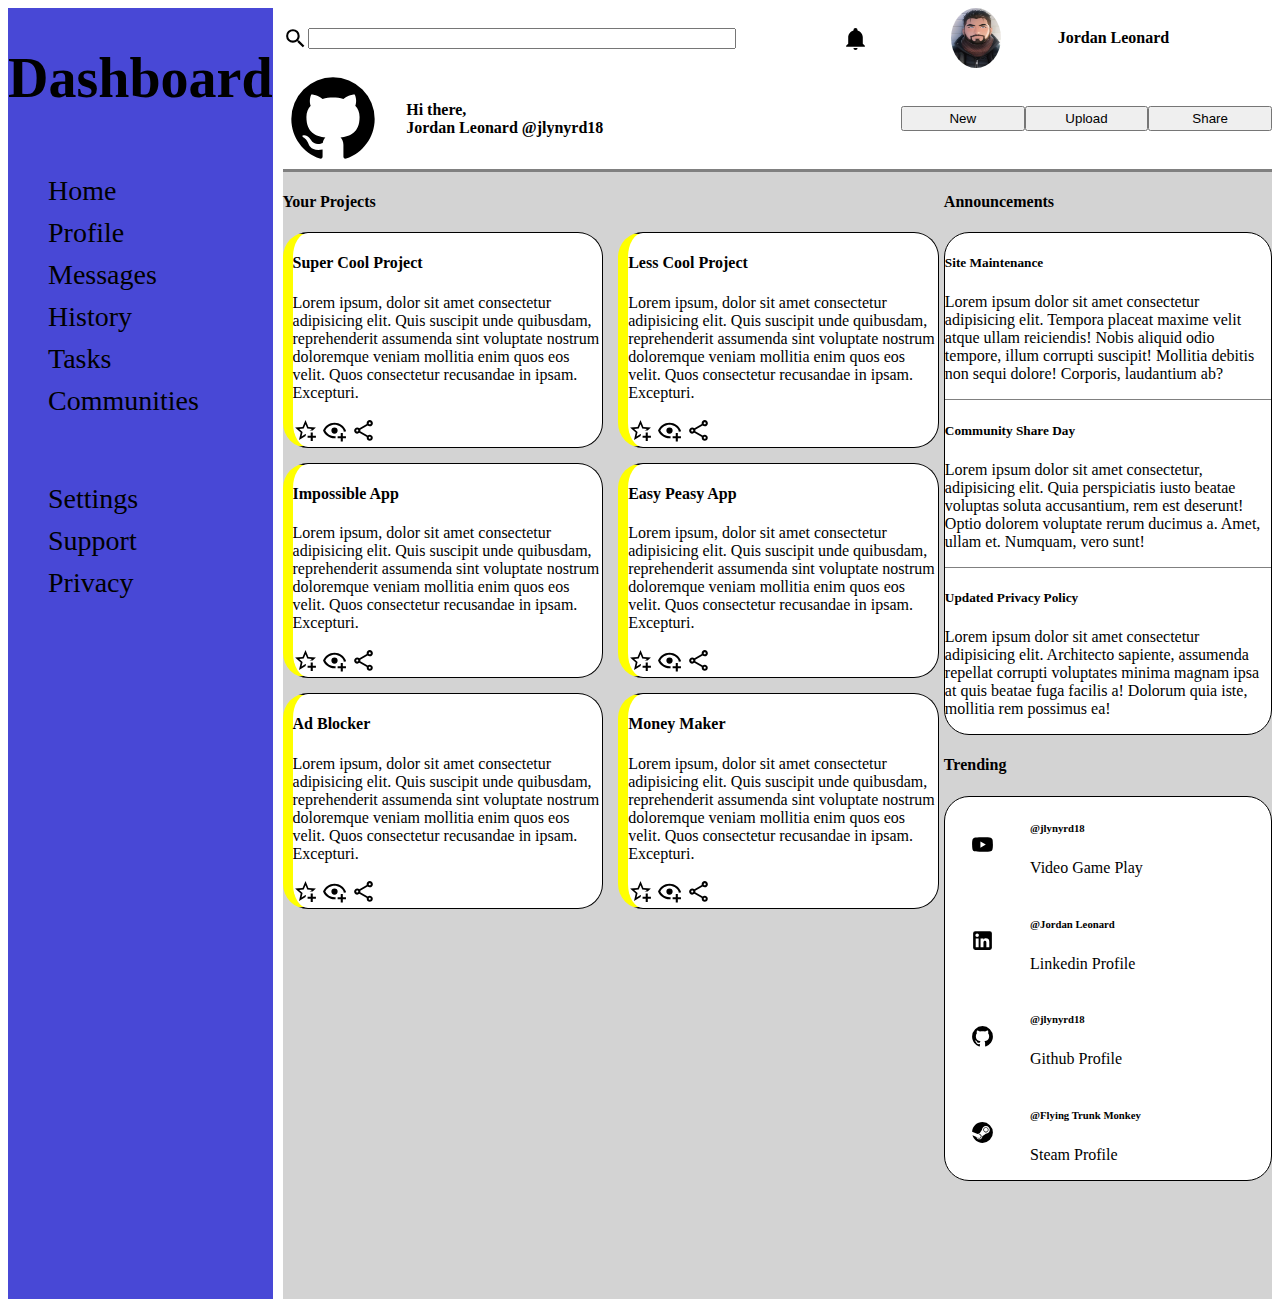
<file: index.html>
<!DOCTYPE html>
<html lang="en">
<head>
    <meta charset="UTF-8">
    <meta name="viewport" content="width=device-width, initial-scale=1.0">
    <title>Document</title>
    <link rel="stylesheet" href="style.css">
</head>
<body>
    <div class="container">
        <div class="nav">
            <h1>Dashboard</h1>
            <ul>
                <li>Home</li>
                <li>Profile</li>
                <li>Messages</li>
                <li>History</li>
                <li>Tasks</li>
                <li>Communities</li>
            </ul>
            <ul>
                <li>Settings</li>
                <li>Support</li>
                <li>Privacy</li>
            </ul>
        </div>
        <div class="rightSide">
            <div class="header">
                <img src="../SVGs/magnify.svg" alt="magnify glass" class="svg">
                <form action="" class="search">
                    <label for="search"></label>
                    <input type="search" id="searchbar" name="search">
                </form>    
                <img src="../SVGs/bell.svg" alt="bell-outline" class="svg">
                <img src="profile.jpg" alt="man in jacket" id="profilePic">
                <h4>Jordan Leonard</h4>
                <!--Not sure if header is one whole div or 2 seperate ones for simplicity we will do 2 for now-->
            </div>
            <div class="intro">
                <img src="../SVGs/github.svg" alt="github outline" id="githubIntro">
                <h4>Hi there, <br> Jordan Leonard @jlynyrd18</h4>
                <input type="button" value="New" class="button">
                <input type="button" value="Upload" class="button">
                <input type="button" value="Share" class="button">
            </div>
            <div class="content">
                <div class="projects">
                    <h4>Your Projects</h4>
                    <div class="tiles">
                        <div class="project">
                            <h4>Super Cool Project</h4>
                            <p>Lorem ipsum, dolor sit amet consectetur adipisicing elit. Quis suscipit unde quibusdam, reprehenderit assumenda sint 
                                voluptate nostrum doloremque veniam mollitia enim quos eos velit. Quos consectetur recusandae in ipsam. Excepturi.</p>
                            <img src="../SVGs/star-plus-outline.svg" alt="star outline">
                            <img src="../SVGs/eye-plus-outline.svg" alt="eye outline">
                            <img src="../SVGs/share-variant-outline.svg" alt="share sign">
                        </div>
                        <div class="project">
                            <h4>Less Cool Project</h4>
                            <p>Lorem ipsum, dolor sit amet consectetur adipisicing elit. Quis suscipit unde quibusdam, reprehenderit assumenda sint 
                                voluptate nostrum doloremque veniam mollitia enim quos eos velit. Quos consectetur recusandae in ipsam. Excepturi.</p>
                            <img src="../SVGs/star-plus-outline.svg" alt="star outline">
                            <img src="../SVGs/eye-plus-outline.svg" alt="eye outline">
                            <img src="../SVGs/share-variant-outline.svg" alt="share sign">
                        </div>
                        <div class="project">
                            <h4>Impossible App</h4>
                            <p>Lorem ipsum, dolor sit amet consectetur adipisicing elit. Quis suscipit unde quibusdam, reprehenderit assumenda sint 
                                voluptate nostrum doloremque veniam mollitia enim quos eos velit. Quos consectetur recusandae in ipsam. Excepturi.</p>
                            <img src="../SVGs/star-plus-outline.svg" alt="star outline">
                            <img src="../SVGs/eye-plus-outline.svg" alt="eye outline">
                            <img src="../SVGs/share-variant-outline.svg" alt="share sign">
                        </div>
                        <div class="project">
                            <h4>Easy Peasy App</h4>
                            <p>Lorem ipsum, dolor sit amet consectetur adipisicing elit. Quis suscipit unde quibusdam, reprehenderit assumenda sint 
                                voluptate nostrum doloremque veniam mollitia enim quos eos velit. Quos consectetur recusandae in ipsam. Excepturi.</p>
                            <img src="../SVGs/star-plus-outline.svg" alt="star outline">
                            <img src="../SVGs/eye-plus-outline.svg" alt="eye outline">
                            <img src="../SVGs/share-variant-outline.svg" alt="share sign">
                        </div>
                        <div class="project">
                            <h4>Ad Blocker</h4>
                            <p>Lorem ipsum, dolor sit amet consectetur adipisicing elit. Quis suscipit unde quibusdam, reprehenderit assumenda sint 
                                voluptate nostrum doloremque veniam mollitia enim quos eos velit. Quos consectetur recusandae in ipsam. Excepturi.</p>
                            <img src="../SVGs/star-plus-outline.svg" alt="star outline">
                            <img src="../SVGs/eye-plus-outline.svg" alt="eye outline">
                            <img src="../SVGs/share-variant-outline.svg" alt="share sign">
                        </div>
                        <div class="project">
                            <h4>Money Maker</h4>
                            <p>Lorem ipsum, dolor sit amet consectetur adipisicing elit. Quis suscipit unde quibusdam, reprehenderit assumenda sint 
                                voluptate nostrum doloremque veniam mollitia enim quos eos velit. Quos consectetur recusandae in ipsam. Excepturi.</p>
                            <img src="../SVGs/star-plus-outline.svg" alt="star outline">
                            <img src="../SVGs/eye-plus-outline.svg" alt="eye outline">
                            <img src="../SVGs/share-variant-outline.svg" alt="share sign">
                        </div>
                    </div>
                </div>
                <div class="social">
                    <!--For reference social is announcements and trending on right side of page-->
                    <div class="announcements">
                        <h4>Announcements</h4>
                        <div class="currann">
                            <div class="siteFixes notice">
                                <h5>Site Maintenance</h5>
                                <p>Lorem ipsum dolor sit amet consectetur adipisicing elit. Tempora placeat maxime velit atque ullam reiciendis! 
                                    Nobis aliquid odio tempore, illum corrupti suscipit! Mollitia debitis non sequi dolore! Corporis, laudantium ab?</p>
                            </div>
                            <div class="community notice">
                                <h5>Community Share Day</h5>
                                <p>Lorem ipsum dolor sit amet consectetur, adipisicing elit. Quia perspiciatis iusto beatae voluptas soluta accusantium, 
                                    rem est deserunt! Optio dolorem voluptate rerum ducimus a. Amet, ullam et. Numquam, vero sunt!</p>
                            </div>
                            <div class="privacy">
                                <h5>Updated Privacy Policy</h5>
                                <p>Lorem ipsum dolor sit amet consectetur adipisicing elit. Architecto sapiente, assumenda repellat corrupti 
                                    voluptates minima magnam ipsa at quis beatae fuga facilis a! Dolorum quia iste, mollitia rem possimus ea!</p>
                            </div>
                        </div>
                    </div>
                    <div class="trending">
                        <h4>Trending</h4>
                        <div class="trendcont">
                            <div class="tube socialLink">
                                <img src="../SVGs/youtube.svg" alt="youtube">
                                <div class="tubeName">
                                    <h6>@jlynyrd18</h6>
                                    <p>Video Game Play</p>
                                </div>
                            </div>
                            <div class="linkedin socialLink">
                                <img src="../SVGs/linkedin.svg" alt="linkedin">
                                <div class="linedinName">
                                    <h6>@Jordan Leonard</h6>
                                    <p>Linkedin Profile</p>
                                </div>       
                            </div>
                            <div class="github socialLink">
                                <img src="../SVGs/github.svg" alt="github">
                                <div class="githubName">
                                    <h6>@jlynyrd18</h6>
                                    <p>Github Profile</p>
                                </div>
                            </div>
                            <div class="gamer socialLink">
                                <img src="../SVGs/steam.svg" alt="steam account">
                                <div class="gamerName">
                                    <h6>@Flying Trunk Monkey</h6>
                                    <p>Steam Profile</p>
                                </div>
                            </div>
                        </div>
                    </div>
                </div>
            </div>
        </div>
    </div>
</body>
</html>
</file>
<file: style.css>
img {
    width: 25px;
}

.container {
    display: grid;
    grid-template-columns: 1fr 4fr;
}

.nav {
    background-color: rgb(72, 72, 214);
    display: grid;
    grid-template-rows: .1fr .2fr .5fr;
    font-size: 28px;
    margin-right: 10px;
}

li {
    list-style-type: none;
    margin-bottom: 10px;
}

.header {
    display: grid;
    grid-template-columns: .1fr 5fr 1fr 1fr 2fr;
    align-items: center;
}

#searchbar{
    width: 80%;
}

#profilePic {
    border-radius: 50%;
    height: 60px;
    width: 50px;
}

.intro {
    display: grid;
    grid-template-columns: 1fr 4fr 1fr 1fr 1fr;
    border-bottom: grey 3px solid;
    align-items: center;
}
/*Need to resize buttons so intro size can downsize*/
.button{
    height: 25px;
}
#githubIntro {
    width: 100px;
}

.content {
    display: grid;
    grid-template-columns: 4fr 2fr;
    gap: 5px;
    background-color: lightgrey;
}

.tiles {
    display: grid;
    grid-template-columns: 2fr 2fr;
    gap: 15px;
}

.project {
    border-left: yellow 10px solid;
    border-top: black 1px solid;
    border-right: black 1px solid;
    border-bottom: black 1px solid;
    border-radius: 25px;
    background-color: white;
}

.social {
    display: grid;
    grid-template-rows: .5fr 1fr;
}

.currann {
    border: black 1px solid;
    border-radius: 25px;
    background-color: white;
}
.notice {
    border-bottom: grey 1px solid;
}

.trendcont {
    border: black 1px solid;
    background-color: white;
    border-radius: 25px;
}

.socialLink {
    display: grid;
    grid-template-columns: 1fr 4fr;
    grid-template-rows: auto auto auto auto;
    align-items: center;
    margin-left: 25px;
}
</file>
